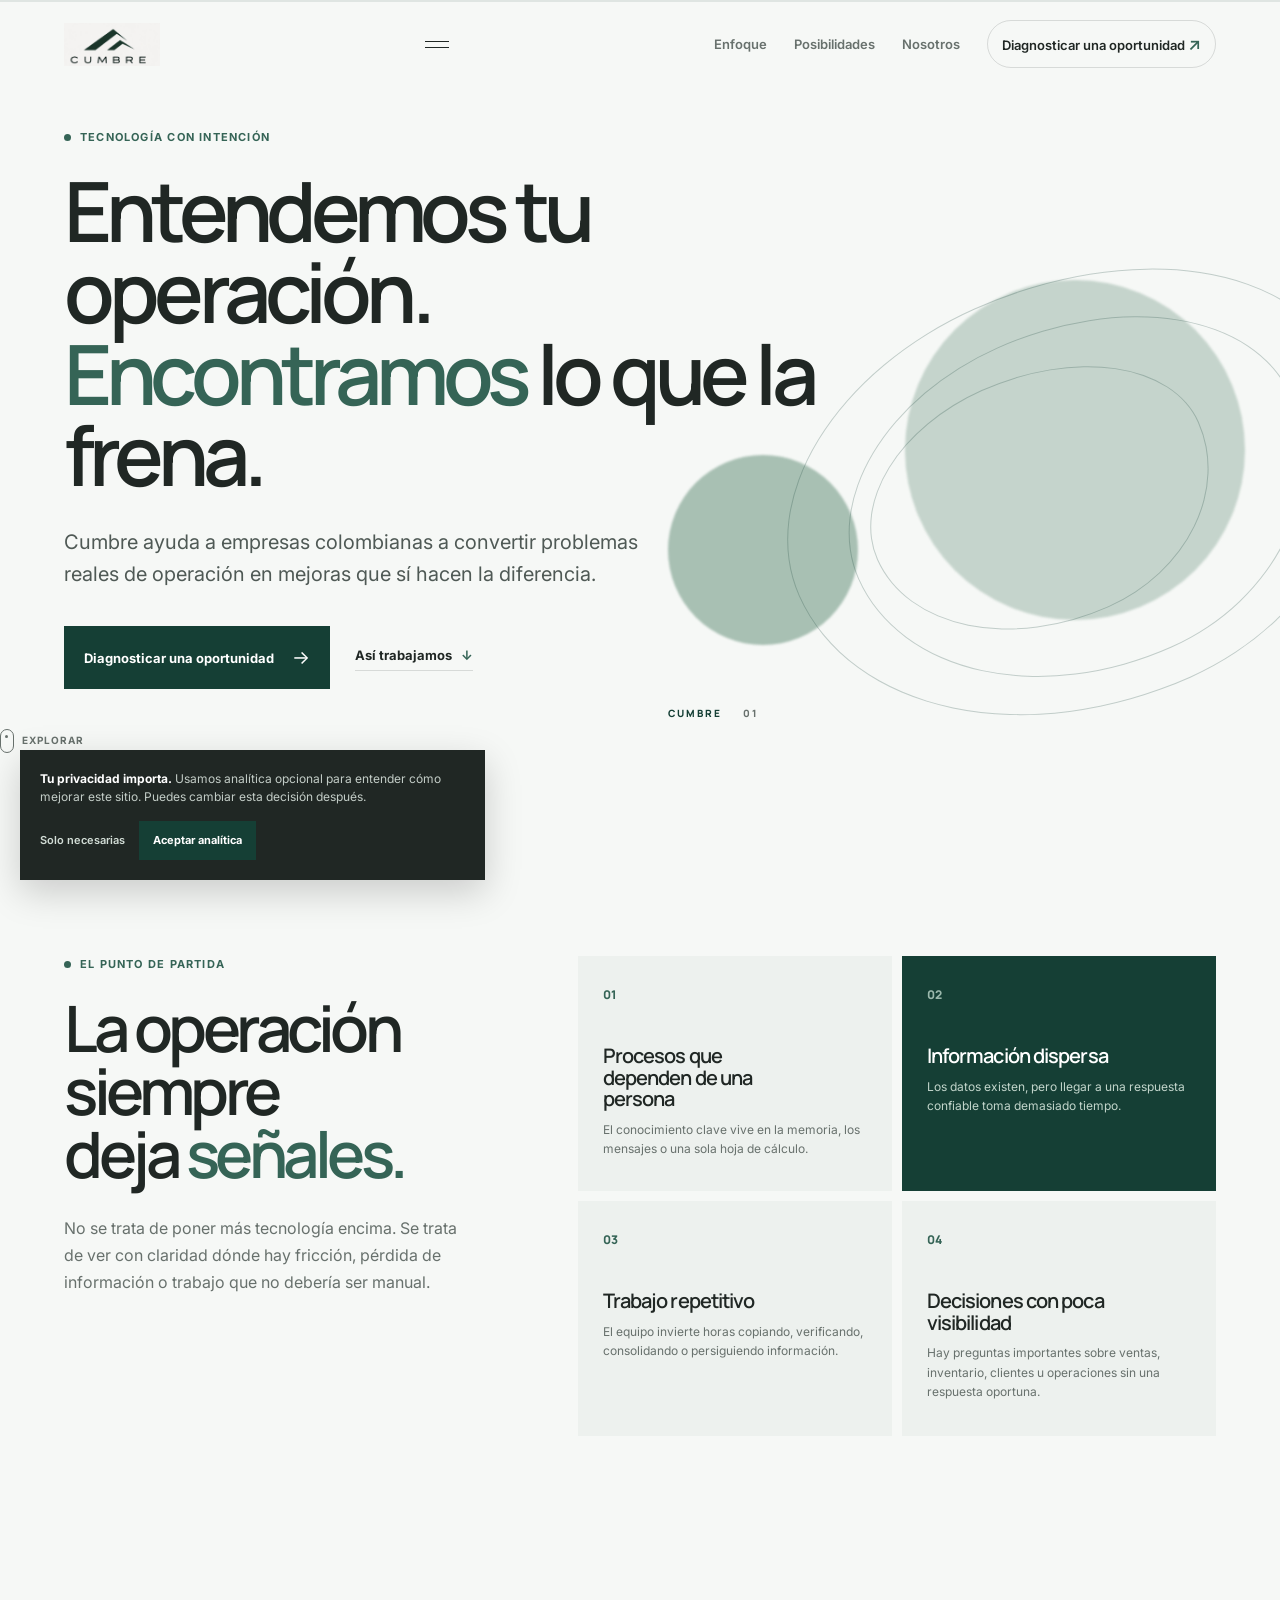
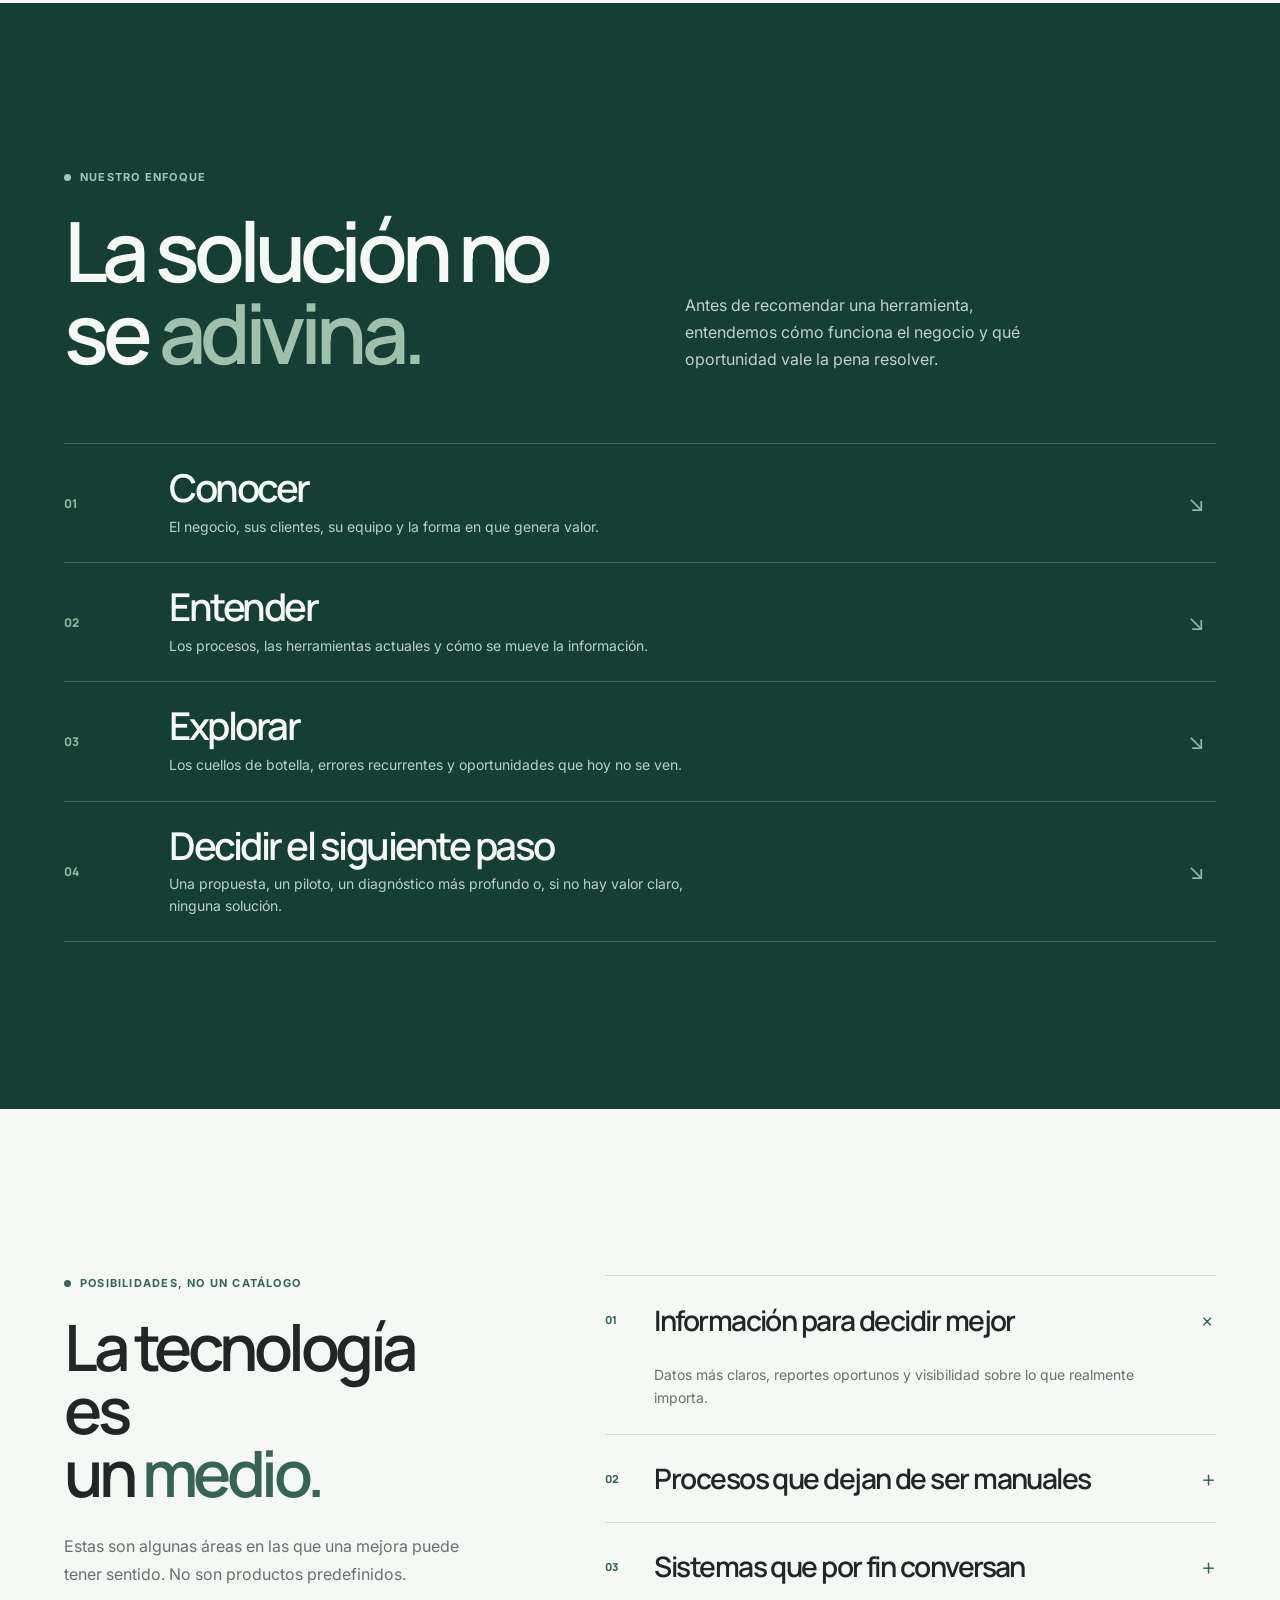
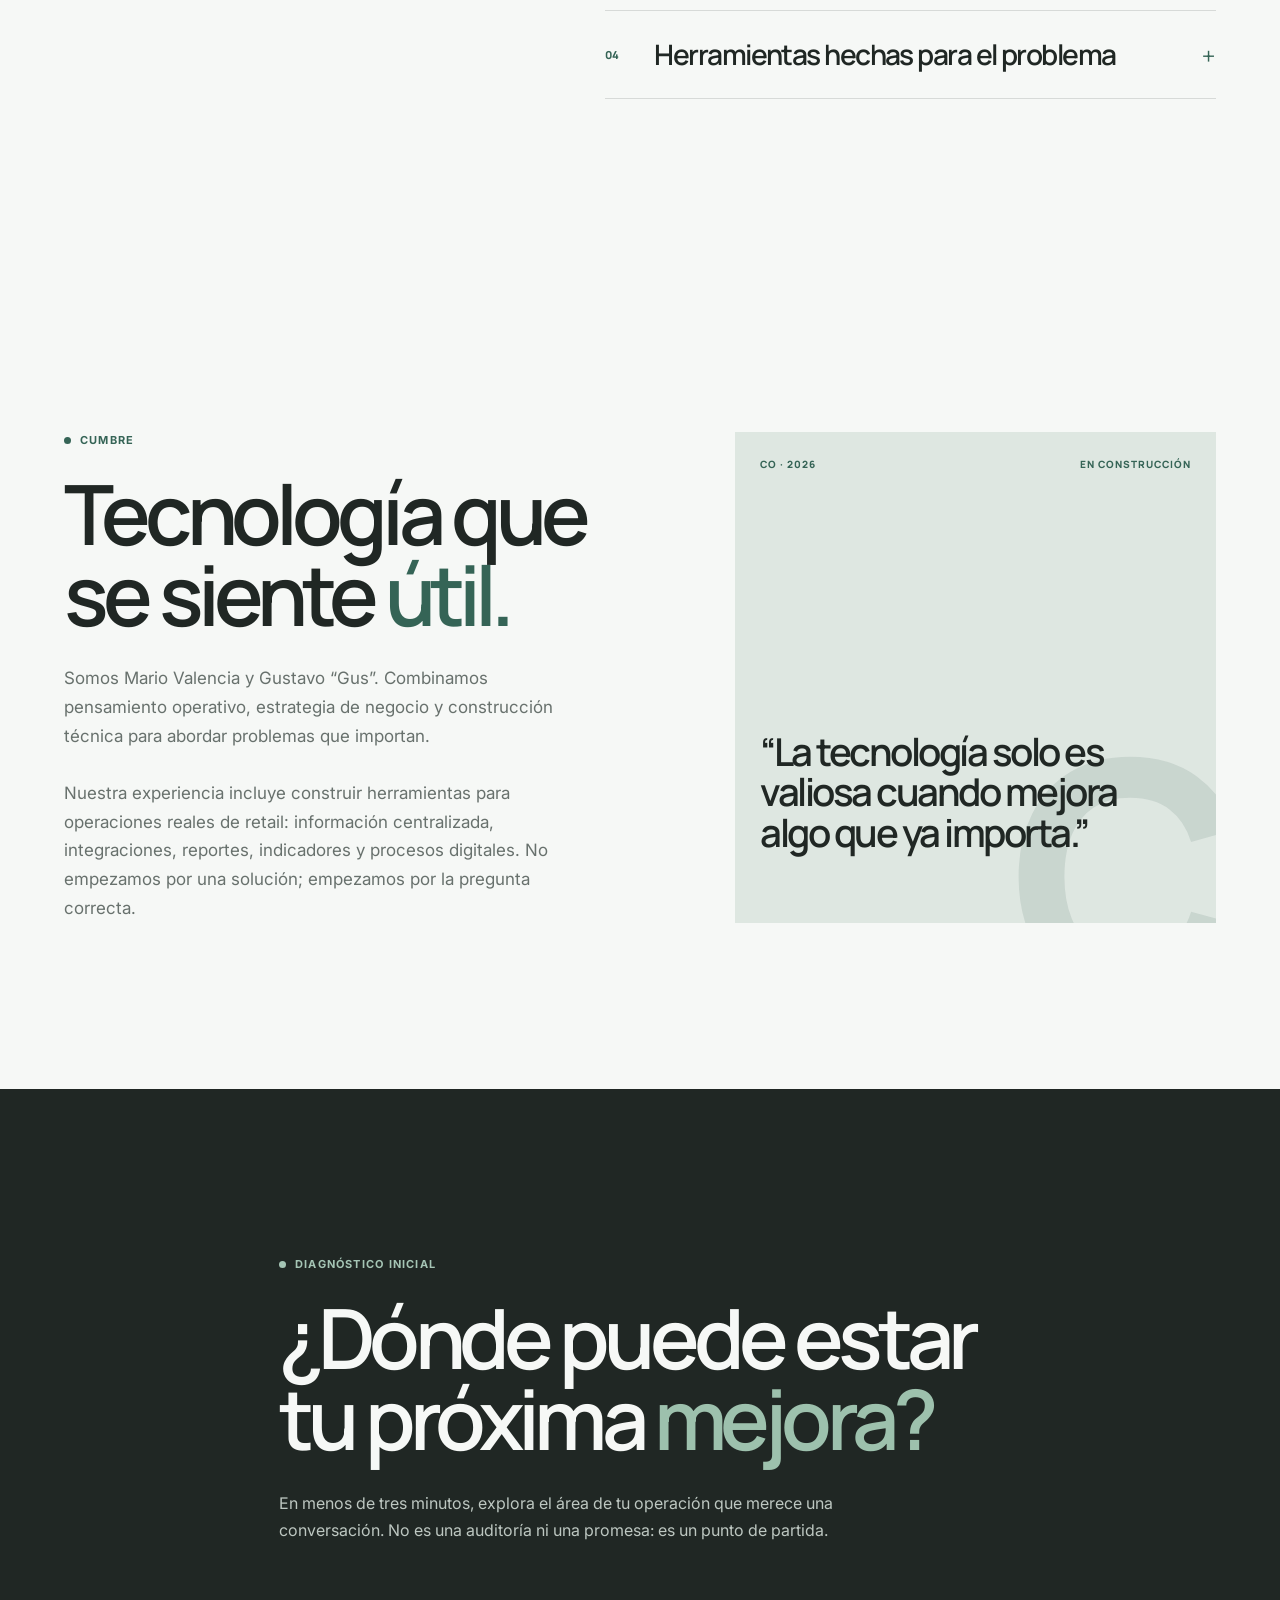
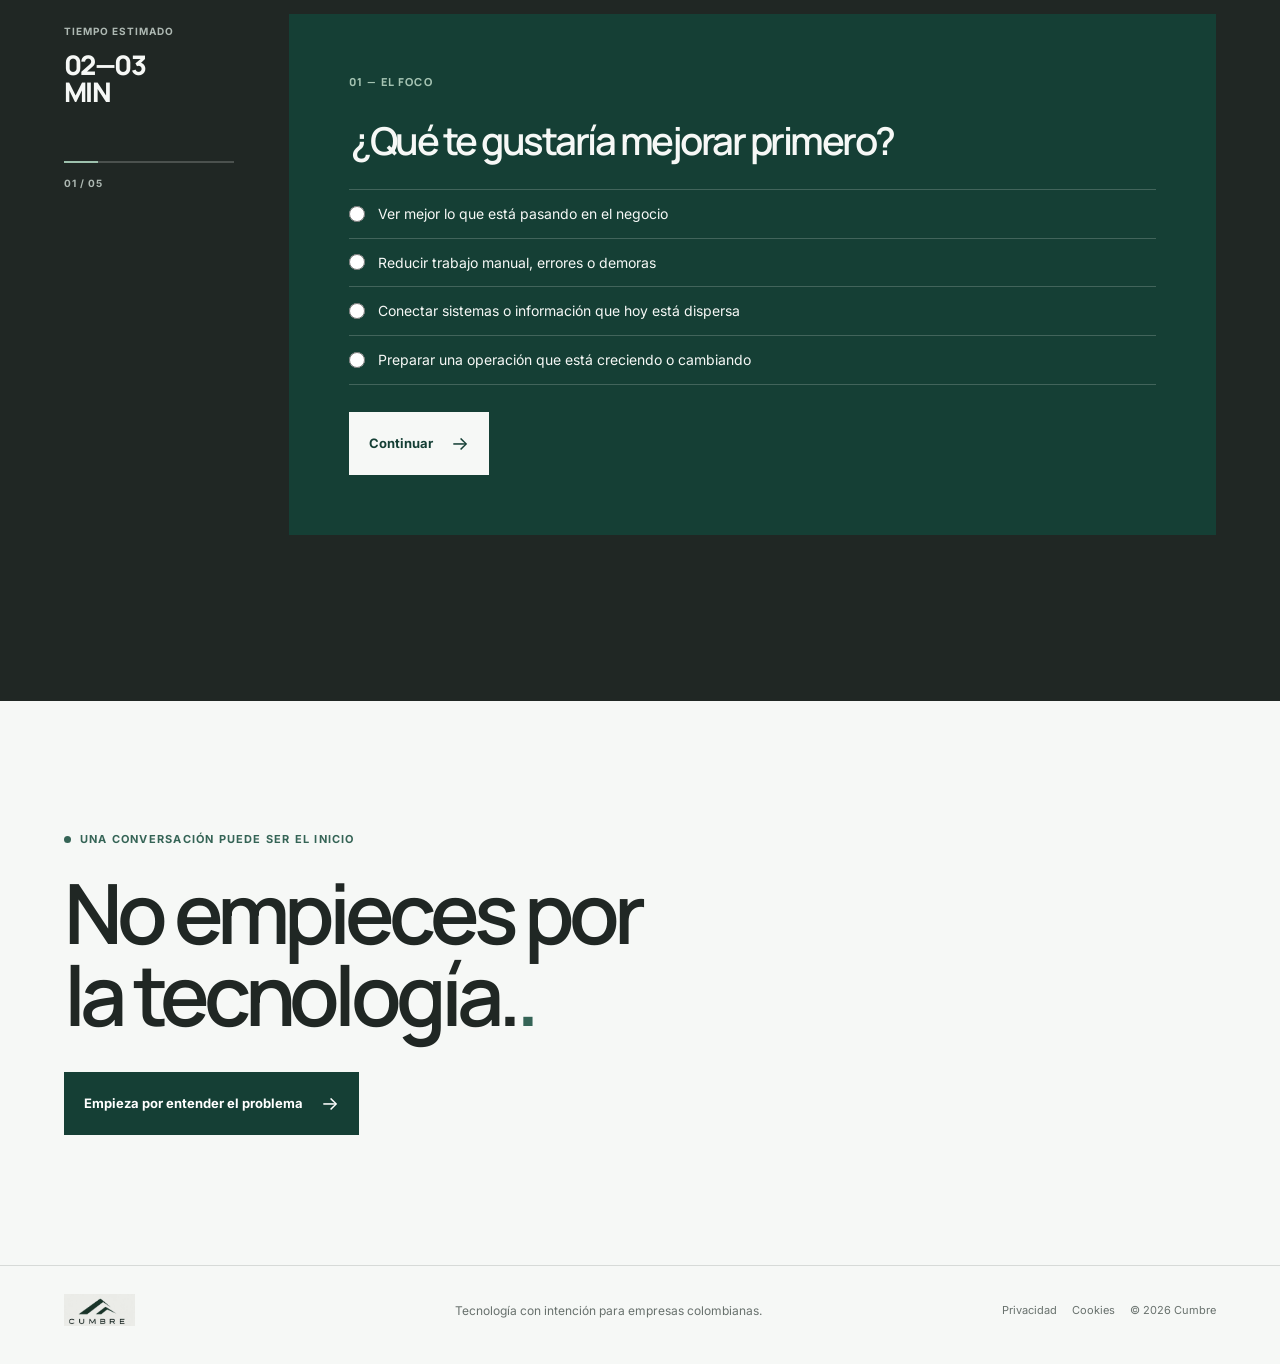
<file: apps/website/index.html>
<!doctype html>
<html lang="es-CO" class="no-js">
<head>
  <meta charset="UTF-8" />
  <meta name="viewport" content="width=device-width, initial-scale=1.0" />
  <meta name="theme-color" content="#153F35" />
  <meta name="description" content="Cumbre ayuda a empresas colombianas a entender su operación, encontrar oportunidades y aplicar tecnología con intención." />
  <meta property="og:title" content="Cumbre — Tecnología con intención" />
  <meta property="og:description" content="Entendemos tu operación antes de proponer tecnología." />
  <meta property="og:type" content="website" />
  <meta name="twitter:card" content="summary" />
  <title>Cumbre — Tecnología con intención</title>
  <link rel="preconnect" href="https://fonts.googleapis.com" />
  <link rel="preconnect" href="https://fonts.gstatic.com" crossorigin />
  <link href="https://fonts.googleapis.com/css2?family=Inter:wght@400;500;600&family=Manrope:wght@500;600;700;800&display=swap" rel="stylesheet" />
  <link rel="stylesheet" href="styles.css" />
  <script type="application/ld+json">{"@context":"https://schema.org","@type":"Organization","name":"Cumbre","description":"Tecnología práctica para empresas colombianas.","areaServed":{"@type":"Country","name":"Colombia"}}</script>
</head>
<body>
  <a class="skip-link" href="#contenido">Saltar al contenido</a>
  <div class="scroll-indicator" aria-hidden="true"><span></span></div>
  <header class="site-header" data-header>
    <a class="brand-logo-link" href="#inicio" aria-label="Cumbre, inicio"><img class="brand-logo" src="../../assets/brand/cumbre-logo-provided.png" alt="Cumbre" /></a>
    <button class="nav-toggle" type="button" aria-expanded="false" aria-controls="main-nav"><span class="sr-only">Abrir menú</span><i></i><i></i></button>
    <nav id="main-nav" class="main-nav" aria-label="Navegación principal">
      <a href="#enfoque">Enfoque</a><a href="#posibilidades">Posibilidades</a><a href="#nosotros">Nosotros</a>
      <a class="nav-cta" href="#diagnostico">Diagnosticar una oportunidad <span aria-hidden="true">↗</span></a>
    </nav>
  </header>
  <main id="contenido">
    <section id="inicio" class="hero section-shell">
      <div class="hero-copy" data-reveal>
        <p class="eyebrow"><span></span>Tecnología con intención</p>
        <h1>Entendemos tu operación.<br /><em>Encontramos</em> lo que la frena.</h1>
        <p class="hero-intro">Cumbre ayuda a empresas colombianas a convertir problemas reales de operación en mejoras que sí hacen la diferencia.</p>
        <div class="hero-actions"><a class="button button-primary" href="#diagnostico">Diagnosticar una oportunidad <span aria-hidden="true">→</span></a><a class="text-link" href="#enfoque">Así trabajamos <span aria-hidden="true">↓</span></a></div>
      </div>
      <div class="hero-art" aria-hidden="true"><div class="orb orb-one"></div><div class="orb orb-two"></div><div class="contour contour-a"></div><div class="contour contour-b"></div><div class="contour contour-c"></div><div class="hero-art-label">CUMBRE <span>01</span></div></div>
      <a class="scroll-cue" href="#senales"><span></span>Explorar</a>
    </section>
    <section id="senales" class="signals section-shell section-pad">
      <div class="section-lead" data-reveal><p class="eyebrow"><span></span>El punto de partida</p><h2>La operación siempre<br />deja <em>señales.</em></h2><p>No se trata de poner más tecnología encima. Se trata de ver con claridad dónde hay fricción, pérdida de información o trabajo que no debería ser manual.</p></div>
      <div class="signal-grid">
        <article class="signal-card" data-reveal><span>01</span><h3>Procesos que dependen de una persona</h3><p>El conocimiento clave vive en la memoria, los mensajes o una sola hoja de cálculo.</p></article>
        <article class="signal-card featured" data-reveal><span>02</span><h3>Información dispersa</h3><p>Los datos existen, pero llegar a una respuesta confiable toma demasiado tiempo.</p></article>
        <article class="signal-card" data-reveal><span>03</span><h3>Trabajo repetitivo</h3><p>El equipo invierte horas copiando, verificando, consolidando o persiguiendo información.</p></article>
        <article class="signal-card" data-reveal><span>04</span><h3>Decisiones con poca visibilidad</h3><p>Hay preguntas importantes sobre ventas, inventario, clientes u operaciones sin una respuesta oportuna.</p></article>
      </div>
    </section>
    <section id="enfoque" class="approach section-pad">
      <div class="section-shell approach-heading" data-reveal><div><p class="eyebrow eyebrow-light"><span></span>Nuestro enfoque</p><h2>La solución no<br />se <em>adivina.</em></h2></div><p>Antes de recomendar una herramienta, entendemos cómo funciona el negocio y qué oportunidad vale la pena resolver.</p></div>
      <div class="approach-steps section-shell">
        <article class="approach-step" data-reveal><span>01</span><div><h3>Conocer</h3><p>El negocio, sus clientes, su equipo y la forma en que genera valor.</p></div><b>↘</b></article>
        <article class="approach-step" data-reveal><span>02</span><div><h3>Entender</h3><p>Los procesos, las herramientas actuales y cómo se mueve la información.</p></div><b>↘</b></article>
        <article class="approach-step" data-reveal><span>03</span><div><h3>Explorar</h3><p>Los cuellos de botella, errores recurrentes y oportunidades que hoy no se ven.</p></div><b>↘</b></article>
        <article class="approach-step" data-reveal><span>04</span><div><h3>Decidir el siguiente paso</h3><p>Una propuesta, un piloto, un diagnóstico más profundo o, si no hay valor claro, ninguna solución.</p></div><b>↘</b></article>
      </div>
    </section>
    <section id="posibilidades" class="possibilities section-shell section-pad">
      <div class="section-lead compact" data-reveal><p class="eyebrow"><span></span>Posibilidades, no un catálogo</p><h2>La tecnología es<br />un <em>medio.</em></h2><p>Estas son algunas áreas en las que una mejora puede tener sentido. No son productos predefinidos.</p></div>
      <div class="capability-list" data-reveal>
        <details open><summary><span>01</span><h3>Información para decidir mejor</h3><i>+</i></summary><p>Datos más claros, reportes oportunos y visibilidad sobre lo que realmente importa.</p></details>
        <details><summary><span>02</span><h3>Procesos que dejan de ser manuales</h3><i>+</i></summary><p>Automatización práctica para reducir trabajo repetitivo, errores y tiempos de respuesta.</p></details>
        <details><summary><span>03</span><h3>Sistemas que por fin conversan</h3><i>+</i></summary><p>Integraciones y flujos de información que eliminan duplicación y desconexión.</p></details>
        <details><summary><span>04</span><h3>Herramientas hechas para el problema</h3><i>+</i></summary><p>Software o inteligencia artificial cuando aportan una ventaja clara y sostenible.</p></details>
      </div>
    </section>
    <section id="nosotros" class="about section-shell section-pad">
      <div class="about-statement" data-reveal><p class="eyebrow"><span></span>Cumbre</p><h2>Tecnología que<br />se siente <em>útil.</em></h2><p>Somos Mario Valencia y Gustavo “Gus”. Combinamos pensamiento operativo, estrategia de negocio y construcción técnica para abordar problemas que importan.</p><p class="small-copy">Nuestra experiencia incluye construir herramientas para operaciones reales de retail: información centralizada, integraciones, reportes, indicadores y procesos digitales. No empezamos por una solución; empezamos por la pregunta correcta.</p></div>
      <div class="about-card" data-reveal><div class="about-card-top"><span>CO · 2026</span><span>EN CONSTRUCCIÓN</span></div><p>“La tecnología solo es valiosa cuando mejora algo que ya importa.”</p><div class="about-mark" aria-hidden="true">C</div></div>
    </section>
    <section id="diagnostico" class="diagnostic section-pad">
      <div class="section-shell diagnostic-intro" data-reveal><p class="eyebrow eyebrow-light"><span></span>Diagnóstico inicial</p><h2>¿Dónde puede estar<br />tu próxima <em>mejora?</em></h2><p>En menos de tres minutos, explora el área de tu operación que merece una conversación. No es una auditoría ni una promesa: es un punto de partida.</p></div>
      <div class="section-shell diagnostic-layout">
        <aside class="diagnostic-aside" data-reveal><p>TIEMPO ESTIMADO</p><strong>02—03<br />MIN</strong><div class="progress-track"><span data-progress></span></div><p data-progress-label>01 / 05</p></aside>
        <form id="diagnostic-form" class="diagnostic-card" novalidate data-reveal>
          <section class="form-step is-active" data-step="1"><p class="step-label">01 — EL FOCO</p><fieldset><legend>¿Qué te gustaría mejorar primero?</legend><label><input type="radio" name="focus" value="datos" /><span>Ver mejor lo que está pasando en el negocio</span></label><label><input type="radio" name="focus" value="procesos" /><span>Reducir trabajo manual, errores o demoras</span></label><label><input type="radio" name="focus" value="sistemas" /><span>Conectar sistemas o información que hoy está dispersa</span></label><label><input type="radio" name="focus" value="crecimiento" /><span>Preparar una operación que está creciendo o cambiando</span></label></fieldset><button type="button" class="button button-light form-next">Continuar <span>→</span></button></section>
          <section class="form-step" data-step="2"><p class="step-label">02 — EL PROCESO</p><fieldset><legend>Hoy, esa situación se resuelve principalmente con…</legend><label><input type="radio" name="process" value="manual" /><span>Mensajes, llamadas, correos o seguimiento manual</span></label><label><input type="radio" name="process" value="sheets" /><span>Hojas de cálculo y archivos compartidos</span></label><label><input type="radio" name="process" value="systems" /><span>Varios sistemas que no están bien conectados</span></label><label><input type="radio" name="process" value="unknown" /><span>No tenemos una forma clara o consistente de hacerlo</span></label></fieldset><div class="form-actions"><button type="button" class="back-button form-back">← Atrás</button><button type="button" class="button button-light form-next">Continuar <span>→</span></button></div></section>
          <section class="form-step" data-step="3"><p class="step-label">03 — EL IMPACTO</p><fieldset><legend>¿Qué consecuencia se siente más?</legend><label><input type="radio" name="impact" value="time" /><span>Se pierden horas del equipo cada semana</span></label><label><input type="radio" name="impact" value="errors" /><span>Hay errores, retrabajo o información poco confiable</span></label><label><input type="radio" name="impact" value="visibility" /><span>Las decisiones se toman con poca visibilidad</span></label><label><input type="radio" name="impact" value="customers" /><span>Se afecta la experiencia del cliente o una oportunidad de venta</span></label></fieldset><div class="form-actions"><button type="button" class="back-button form-back">← Atrás</button><button type="button" class="button button-light form-next">Continuar <span>→</span></button></div></section>
          <section class="form-step" data-step="4"><p class="step-label">04 — EL MOMENTO</p><fieldset><legend>¿Qué tan prioritario es resolverlo?</legend><label><input type="radio" name="urgency" value="now" /><span>Es una prioridad para los próximos tres meses</span></label><label><input type="radio" name="urgency" value="soon" /><span>Queremos explorarlo durante este año</span></label><label><input type="radio" name="urgency" value="later" /><span>Estamos entendiendo el problema por ahora</span></label></fieldset><div class="form-actions"><button type="button" class="back-button form-back">← Atrás</button><button type="button" class="button button-light form-next">Ver mi punto de partida <span>→</span></button></div></section>
          <section class="form-step result-step" data-step="5" aria-live="polite"><p class="step-label">05 — TU PUNTO DE PARTIDA</p><p class="result-kicker">La conversación podría comenzar por</p><h3 data-result-title>entender la oportunidad</h3><p data-result-copy>Un diagnóstico breve puede ayudar a mapear el proceso actual, validar el impacto y decidir si vale la pena intervenir.</p><div class="contact-fields"><label>Tu nombre<input name="name" autocomplete="name" placeholder="Nombre y apellido" /></label><label>Empresa<input name="company" autocomplete="organization" placeholder="Nombre de la empresa" /></label><label>Correo de trabajo<input name="email" type="email" autocomplete="email" placeholder="nombre@empresa.com" /></label><label class="consent"><input name="consent" type="checkbox" /><span>Autorizo a Cumbre a contactarme sobre este diagnóstico. Consulta la <a href="privacy.html">política de privacidad</a>.</span></label></div><p class="form-error" data-form-error role="alert"></p><div class="form-actions"><button type="button" class="back-button form-back">← Ajustar respuestas</button><button class="button button-light" type="submit">Quiero conversar <span>→</span></button></div></section>
          <section class="form-step submitted-step" data-step="submitted" aria-live="polite"><p class="step-label">LISTO</p><h3>Gracias por compartirnos el contexto.</h3><p data-submit-message>Tu resumen está preparado.</p><div class="contact-actions" data-contact-actions hidden></div><a class="button button-light" href="#inicio">Volver al inicio <span>↑</span></a></section>
        </form>
      </div>
    </section>
    <section class="closing section-shell section-pad" data-reveal><p class="eyebrow"><span></span>Una conversación puede ser el inicio</p><h2>No empieces por<br />la tecnología.</h2><a class="button button-primary" href="#diagnostico">Empieza por entender el problema <span>→</span></a></section>
  </main>
  <footer class="site-footer section-shell"><a class="brand-logo-link" href="#inicio"><img class="brand-logo" src="../../assets/brand/cumbre-logo-provided.png" alt="Cumbre" /></a><p>Tecnología con intención para empresas colombianas.</p><div><a href="privacy.html">Privacidad</a><button type="button" class="footer-button" data-cookie-settings>Cookies</button><span>© <span data-year></span> Cumbre</span></div></footer>
  <aside class="cookie-banner" data-cookie-banner aria-label="Preferencias de cookies" hidden><p><strong>Tu privacidad importa.</strong> Usamos analítica opcional para entender cómo mejorar este sitio. Puedes cambiar esta decisión después.</p><div><button type="button" class="cookie-minimal" data-cookie-reject>Solo necesarias</button><button type="button" class="button button-primary cookie-accept" data-cookie-accept>Aceptar analítica</button></div></aside>
  <script src="site.config.js"></script><script src="app.js"></script>
</body></html>
</file>
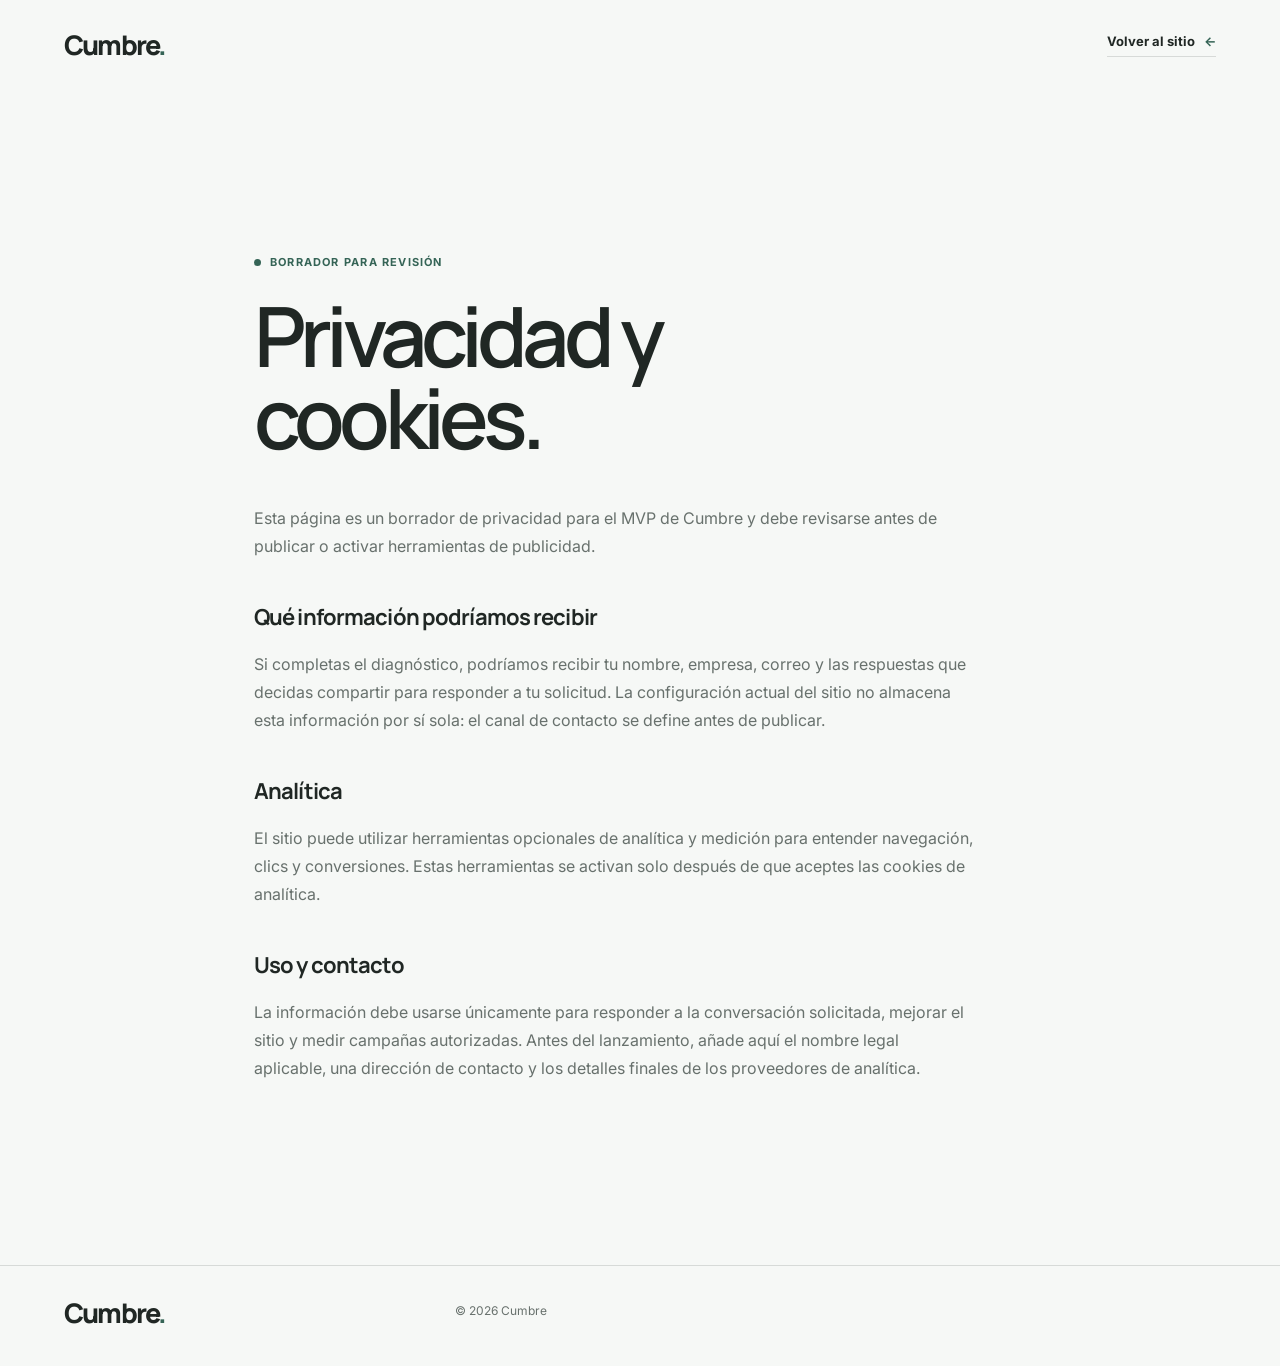
<file: apps/website/privacy.html>
<!doctype html><html lang="es-CO"><head><meta charset="UTF-8" /><meta name="viewport" content="width=device-width, initial-scale=1.0" /><meta name="robots" content="noindex" /><title>Privacidad — Cumbre</title><link rel="preconnect" href="https://fonts.googleapis.com" /><link rel="preconnect" href="https://fonts.gstatic.com" crossorigin /><link href="https://fonts.googleapis.com/css2?family=Inter:wght@400;500;600&family=Manrope:wght@600;700;800&display=swap" rel="stylesheet" /><link rel="stylesheet" href="styles.css" /></head><body><header class="site-header plain-header"><a class="wordmark" href="index.html">Cumbre<span>.</span></a><a class="text-link" href="index.html">Volver al sitio <span>←</span></a></header><main class="privacy section-shell section-pad"><p class="eyebrow"><span></span>Borrador para revisión</p><h1>Privacidad y<br />cookies.</h1><div><p>Esta página es un borrador de privacidad para el MVP de Cumbre y debe revisarse antes de publicar o activar herramientas de publicidad.</p><h2>Qué información podríamos recibir</h2><p>Si completas el diagnóstico, podríamos recibir tu nombre, empresa, correo y las respuestas que decidas compartir para responder a tu solicitud. La configuración actual del sitio no almacena esta información por sí sola: el canal de contacto se define antes de publicar.</p><h2>Analítica</h2><p>El sitio puede utilizar herramientas opcionales de analítica y medición para entender navegación, clics y conversiones. Estas herramientas se activan solo después de que aceptes las cookies de analítica.</p><h2>Uso y contacto</h2><p>La información debe usarse únicamente para responder a la conversación solicitada, mejorar el sitio y medir campañas autorizadas. Antes del lanzamiento, añade aquí el nombre legal aplicable, una dirección de contacto y los detalles finales de los proveedores de analítica.</p></div></main><footer class="site-footer section-shell"><a class="wordmark" href="index.html">Cumbre<span>.</span></a><p>© <span data-year></span> Cumbre</p></footer><script>document.querySelector('[data-year]').textContent=new Date().getFullYear()</script></body></html>
</file>
<file: apps/website/styles.css>
:root{
--ice:#f6f8f6;
--charcoal:#202724;
--forest:#153f35;
--muted:#356456;
--granite:#68716d;
--sage:#dee7e1;
--line:rgba(32,39,36,.14);
--display:"Manrope",Arial,sans-serif;
--body:"Inter",Arial,sans-serif;
--ease:cubic-bezier(.22,1,.36,1)}
*{
box-sizing:border-box}
html{
scroll-behavior:smooth}
body{
margin:0;
background:var(--ice);
color:var(--charcoal);
font:16px/1.55 var(--body)}
a{
color:inherit;
text-decoration:none}
button,input{
font:inherit}
.sr-only{
position:absolute;
width:1px;
height:1px;
margin:-1px;
overflow:hidden;
clip:rect(0,0,0,0)}
.skip-link{
background:var(--forest);
color:#fff;
left:12px;
padding:10px 14px;
position:absolute;
top:-60px;
z-index:100}
.skip-link:focus{
top:12px}
.section-shell{
margin:auto;
max-width:1280px;
padding-left:clamp(24px,5vw,72px);
padding-right:clamp(24px,5vw,72px)}
.section-pad{
padding-bottom:clamp(90px,13vw,180px);
padding-top:clamp(90px,13vw,180px)}
.site-header{
align-items:center;
display:flex;
height:88px;
justify-content:space-between;
left:0;
padding:0 clamp(24px,5vw,72px);
position:absolute;
right:0;
top:0;
z-index:10}
.plain-header{
position:relative}
.wordmark{
font:800 27px var(--display);
letter-spacing:-1.8px}
.wordmark span{
color:var(--muted)}
.brand-logo-link{align-items:center;display:inline-flex}.brand-logo{display:block;height:43px;mix-blend-mode:multiply;width:auto}.site-footer .brand-logo{height:32px}.contact-actions{display:flex;flex-wrap:wrap;gap:12px;margin:18px 0 8px}.contact-actions .button{margin-top:0}
.main-nav{
align-items:center;
display:flex;
gap:27px}
.main-nav>a{
color:var(--granite);
font-size:13px;
font-weight:600}
.main-nav>a:hover{
color:var(--charcoal)}
.main-nav .nav-cta{
border:1px solid var(--line);
border-radius:99px;
color:var(--charcoal);
padding:10px 14px}
.nav-cta span{
color:var(--muted);
font-size:17px}
.nav-toggle{
background:transparent;
border:0;
cursor:pointer;
padding:8px}
.nav-toggle i{
background:var(--charcoal);
display:block;
height:1px;
margin:5px 0;
width:24px}
.no-js .nav-toggle{
display:none}
.scroll-indicator{
background:rgba(21,63,53,.1);
height:2px;
left:0;
position:fixed;
right:0;
top:0;
z-index:50}
.scroll-indicator span{
background:var(--forest);
display:block;
height:100%;
transform-origin:left;
width:0}

.hero{
align-items:center;
display:grid;
min-height:790px;
padding-bottom:100px;
padding-top:128px;
position:relative}
.hero-copy{
max-width:770px;
position:relative;
z-index:2}
.eyebrow{
align-items:center;
color:var(--muted);
display:flex;
font-size:11px;
font-weight:700;
gap:9px;
letter-spacing:.11em;
margin:0 0 24px;
text-transform:uppercase}
.eyebrow span{
background:currentColor;
border-radius:50%;
height:7px;
width:7px}
.hero h1,.section-lead h2,.approach h2,.about h2,.diagnostic h2,.closing h2,.privacy h1{
font:600 clamp(42px,6.5vw,91px)/.98 var(--display);
letter-spacing:-.07em;
margin:0}
.hero h1 em,h2 em{
color:var(--muted);
font-style:normal}
.hero-intro{
color:#4f5955;
font-size:clamp(16px,1.6vw,20px);
line-height:1.6;
margin:30px 0 36px;
max-width:595px}
.hero-actions{
align-items:center;
display:flex;
flex-wrap:wrap;
gap:25px}
.button{
align-items:center;
border:0;
cursor:pointer;
display:inline-flex;
font-size:13px;
font-weight:700;
gap:18px;
justify-content:center;
padding:17px 20px;
transition:.2s}
.button:hover{
transform:translateY(-2px)}
.button-primary{
background:var(--forest);
color:#fff}
.button-primary:hover{
background:#0d3028}
.button-light{
background:var(--ice);
color:var(--forest)}
.button span{
font-size:19px;
font-weight:400}
.text-link{
border-bottom:1px solid var(--line);
font-size:13px;
font-weight:700;
padding-bottom:5px}
.text-link span{
color:var(--muted);
margin-left:6px}
.hero-art{
bottom:45px;
height:500px;
overflow:hidden;
pointer-events:none;
position:absolute;
right:0;
width:min(55vw,730px)}
.orb{
border-radius:50%;
filter:blur(1px);
position:absolute}
.orb-one{
background:#c5d4cc;
height:340px;
right:5%;
top:35px;
width:340px}
.orb-two{
background:#a8c0b3;
height:190px;
left:13%;
top:210px;
width:190px}
.contour{
border:1px solid rgba(21,63,53,.23);
border-radius:47% 53% 45% 55%/45% 47% 53% 55%;
position:absolute;
transform:rotate(-24deg)}
.contour-a{
height:425px;
right:-13%;
top:38px;
width:590px}
.contour-b{
height:345px;
right:-5%;
top:82px;
width:470px}
.contour-c{
height:250px;
right:9%;
top:130px;
width:350px}
.hero-art-label{
bottom:25px;
color:var(--forest);
font:800 10px var(--display);
left:13%;
letter-spacing:.2em;
position:absolute}
.hero-art-label span{
color:var(--granite);
margin-left:17px}
.scroll-cue{
align-items:center;
bottom:37px;
color:var(--granite);
display:flex;
font-size:10px;
font-weight:700;
gap:8px;
letter-spacing:.1em;
position:absolute;
text-transform:uppercase}
.scroll-cue span{
border:1px solid var(--granite);
border-radius:99px;
height:24px;
position:relative;
width:14px}
.scroll-cue span:after{
background:var(--granite);
border-radius:50%;
content:"";
height:3px;
left:4px;
position:absolute;
top:5px;
width:3px}

.signals{
display:grid;
gap:70px;
grid-template-columns:minmax(260px,.82fr) minmax(450px,1.18fr)}
.section-lead h2{
font-size:clamp(40px,5vw,70px)}
.section-lead>p:last-child{
color:var(--granite);
font-size:16px;
line-height:1.7;
margin:29px 0 0;
max-width:400px}
.signal-grid{
display:grid;
gap:10px;
grid-template-columns:1fr 1fr}
.signal-card{
background:#edf1ee;
min-height:235px;
padding:25px;
transition:transform .3s var(--ease)}
.signal-card:hover{
transform:translateY(-5px)}
.signal-card.featured{
background:var(--forest);
color:#fff}
.signal-card>span{
color:var(--muted);
font:800 12px var(--display)}
.signal-card.featured>span{
color:#9bb8ac}
.signal-card h3{
font:600 20px/1.08 var(--display);
letter-spacing:-.045em;
margin:39px 0 10px;
max-width:200px}
.signal-card p{
color:var(--granite);
font-size:12px;
line-height:1.6;
margin:0;
max-width:265px}
.signal-card.featured p{
color:#c2d5cb}

.approach{
background:var(--forest);
color:var(--ice)}
.eyebrow-light{
color:#a5c5b5}
.approach-heading{
display:grid;
gap:30px;
grid-template-columns:1fr .9fr}
.approach-heading>p{
align-self:end;
color:#c1d2c9;
line-height:1.7;
margin:0;
max-width:380px}
.approach h2 em,.diagnostic h2 em{
color:#9dc1ad}
.approach-steps{
margin-top:70px}
.approach-step{
align-items:center;
border-top:1px solid rgba(246,248,246,.2);
display:grid;
gap:25px;
grid-template-columns:80px 1fr 28px;
padding:25px 0}
.approach-step:last-child{
border-bottom:1px solid rgba(246,248,246,.2)}
.approach-step>span{
color:#91b5a0;
font:800 12px var(--display)}
.approach-step h3{
font:600 clamp(28px,3vw,43px)/1 var(--display);
letter-spacing:-.065em;
margin:0}
.approach-step p{
color:#bad1c5;
font-size:14px;
margin:8px 0 0;
max-width:515px}
.approach-step b{
color:#91b5a0;
font-size:22px;
font-weight:400;
transition:transform .35s var(--ease)}
.approach-step:hover b{
transform:translate(5px,5px)}

.possibilities{
display:grid;
gap:90px;
grid-template-columns:.85fr 1.15fr}
.section-lead.compact{
max-width:420px}
.capability-list{
border-top:1px solid var(--line)}
.capability-list details{
border-bottom:1px solid var(--line)}
.capability-list summary{
align-items:center;
cursor:pointer;
display:grid;
grid-template-columns:49px 1fr 18px;
list-style:none;
padding:25px 0}
.capability-list summary::-webkit-details-marker{
display:none}
.capability-list summary>span{
color:var(--muted);
font:800 11px var(--display)}
.capability-list h3{
font:600 clamp(20px,2.2vw,29px)/1.08 var(--display);
letter-spacing:-.055em;
margin:0}
.capability-list i{
color:var(--muted);
font-size:24px;
font-style:normal;
font-weight:300;
text-align:right}
.capability-list details[open] i{
transform:rotate(45deg)}
.capability-list details>p{
color:var(--granite);
font-size:14px;
line-height:1.65;
margin:0 35px 24px 49px;
max-width:550px}

.about{
display:grid;
gap:70px;
grid-template-columns:1fr .8fr}
.about-statement{
max-width:650px}
.about-statement>p:not(.eyebrow){
color:var(--granite);
font-size:17px;
line-height:1.7;
margin:28px 0 0;
max-width:530px}
.about-statement .small-copy{
font-size:13px;
margin-top:18px;
max-width:550px}
.about-card{
background:var(--sage);
display:flex;
flex-direction:column;
justify-content:space-between;
min-height:430px;
overflow:hidden;
padding:25px;
position:relative}
.about-card-top{
color:var(--muted);
display:flex;
font:800 10px var(--display);
justify-content:space-between;
letter-spacing:.1em}
.about-card>p{
font:600 clamp(25px,3vw,41px)/1.05 var(--display);
letter-spacing:-.065em;
margin:45px 0;
max-width:410px;
position:relative;
z-index:1}
.about-mark{
bottom:-107px;
color:rgba(21,63,53,.1);
font:800 320px/1 var(--display);
position:absolute;
right:-32px}

.diagnostic{
background:var(--charcoal);
color:var(--ice)}
.diagnostic-intro{
max-width:850px}
.diagnostic-intro>p:last-child{
color:#bdc7c1;
font-size:16px;
line-height:1.7;
margin:30px 0 0;
max-width:560px}
.diagnostic-layout{
display:grid;
gap:55px;
grid-template-columns:170px 1fr;
margin-top:70px}
.diagnostic-aside{
color:#aeb9b3;
font-size:10px;
font-weight:700;
letter-spacing:.1em;
padding-top:10px}
.diagnostic-aside p{
margin:0 0 12px}
.diagnostic-aside strong{
color:var(--ice);
font:800 27px/.95 var(--display);
letter-spacing:-.06em}
.progress-track{
background:rgba(246,248,246,.2);
height:2px;
margin:54px 0 13px;
width:100%}
.progress-track span{
background:#9dc1ad;
display:block;
height:100%;
transition:width .35s var(--ease);
width:20%}
.diagnostic-card{
background:var(--forest);
min-height:480px;
padding:clamp(28px,5vw,60px);
position:relative}
.form-step{
display:none}
.form-step.is-active{
animation:form-in .35s var(--ease);
display:block}
@keyframes form-in{
from{
opacity:0;
transform:translateX(13px)}
to{
opacity:1;
transform:none}
}
.step-label{
color:#a4c3b2;
font:800 11px var(--display);
letter-spacing:.12em;
margin:0 0 31px}
.diagnostic-card fieldset{
border:0;
margin:0;
padding:0}
.diagnostic-card legend{
font:600 clamp(25px,3vw,42px)/1.08 var(--display);
letter-spacing:-.065em;
margin-bottom:27px;
max-width:720px}
.diagnostic-card fieldset label{
align-items:center;
border-top:1px solid rgba(246,248,246,.2);
cursor:pointer;
display:flex;
font-size:14px;
gap:13px;
padding:13px 0}
.diagnostic-card fieldset label:last-child{
border-bottom:1px solid rgba(246,248,246,.2)}
.diagnostic-card input[type=radio]{
accent-color:#a4c3b2;
height:16px;
margin:0;
width:16px}
.diagnostic-card .button{
margin-top:27px}
.form-actions{
align-items:center;
display:flex;
justify-content:space-between;
margin-top:27px}
.form-actions .button{
margin-top:0}
.back-button{
background:transparent;
border:0;
color:#c2d6ca;
cursor:pointer;
font-size:13px;
font-weight:600;
padding:9px 0}
.result-kicker{
color:#bdd0c4;
font-size:14px;
margin:0 0 6px}
.result-step h3,.submitted-step h3{
font:600 clamp(30px,4vw,52px)/1.02 var(--display);
letter-spacing:-.065em;
margin:0;
max-width:700px}
.result-step>p:not(.step-label):not(.result-kicker),.submitted-step>p:not(.step-label){
color:#c1d2c8;
font-size:14px;
line-height:1.65;
margin:18px 0 27px;
max-width:610px}
.contact-fields{
display:grid;
gap:12px;
grid-template-columns:1fr 1fr}
.contact-fields label{
color:#b7cabc;
font-size:11px;
font-weight:700}
.contact-fields input:not([type=checkbox]){
background:transparent;
border:0;
border-bottom:1px solid rgba(246,248,246,.3);
border-radius:0;
color:#fff;
display:block;
font-size:14px;
margin-top:5px;
outline:0;
padding:8px 0;
width:100%}
.contact-fields input::placeholder{
color:#9dafa5}
.contact-fields label:nth-child(3),.contact-fields .consent{
grid-column:1 / -1}
.contact-fields .consent{
align-items:flex-start;
display:flex;
font-size:11px;
font-weight:400;
gap:9px;
line-height:1.5;
margin-top:8px}
.consent input{
accent-color:#a4c3b2;
margin:3px 0 0}
.consent a{
text-decoration:underline}
.form-error{
color:#f6c4b7;
font-size:12px;
margin:16px 0 0;
min-height:18px}
.submitted-step{
padding-top:45px}
.submitted-step .button{
margin-top:15px}

.closing{
padding-bottom:130px;
padding-top:130px}
.closing h2{
margin:0 0 36px}
.closing h2:after{
color:var(--muted);
content:"."}
.site-footer{
align-items:flex-start;
border-top:1px solid var(--line);
display:grid;
gap:20px;
grid-template-columns:1fr 1fr 1fr;
padding-bottom:35px;
padding-top:28px}
.site-footer>p{
color:var(--granite);
font-size:12px;
margin:8px 0}
.site-footer>div{
align-items:center;
color:var(--granite);
display:flex;
font-size:11px;
gap:15px;
justify-content:flex-end;
padding-top:8px}
.footer-button{
background:none;
border:0;
color:inherit;
cursor:pointer;
font-size:inherit;
padding:0}
.footer-button:hover,.site-footer a:hover{
text-decoration:underline}
.cookie-banner{
background:var(--charcoal);
bottom:20px;
box-shadow:0 12px 35px rgba(0,0,0,.18);
color:var(--ice);
left:20px;
max-width:465px;
padding:20px;
position:fixed;
z-index:40}
.cookie-banner[hidden]{
display:none}
.cookie-banner p{
color:#c3cdc7;
font-size:12px;
line-height:1.55;
margin:0}
.cookie-banner strong{
color:#fff}
.cookie-banner>div{
align-items:center;
display:flex;
gap:14px;
margin-top:14px}
.cookie-banner .button{
font-size:11px;
padding:11px 14px}
.cookie-minimal{
background:transparent;
border:0;
color:#d2ddd6;
cursor:pointer;
font-size:11px;
font-weight:600;
padding:7px 0}
.privacy{
max-width:900px}
.privacy>div{
color:var(--granite);
font-size:16px;
line-height:1.75;
margin-top:45px;
max-width:720px}
.privacy h2{
color:var(--charcoal);
font:700 22px var(--display);
letter-spacing:-.04em;
margin-top:42px}

[data-reveal]{
opacity:0;
transform:translateY(22px);
transition:opacity .7s var(--ease),transform .7s var(--ease)}
[data-reveal].is-visible{
opacity:1;
transform:none}
@media(prefers-reduced-motion:reduce){
html{
scroll-behavior:auto}
*,*:before,*:after{
animation-duration:.01ms!important;
scroll-behavior:auto!important;
transition-duration:.01ms!important}
}

@media(max-width:800px){
.site-header{
height:74px}
.main-nav{
background:var(--ice);
box-shadow:0 15px 24px rgba(32,39,36,.08);
display:none;
left:0;
padding:22px 24px;
position:absolute;
right:0;
top:74px}
.main-nav.is-open{
align-items:flex-start;
display:flex;
flex-direction:column}
.nav-toggle{
display:block}
.hero{
min-height:730px}
.hero-art{
height:390px;
opacity:.62;
right:-105px;
width:650px}
.hero-copy{
padding-bottom:175px}
.scroll-cue{
bottom:28px}
.signals,.possibilities,.about{
gap:50px;
grid-template-columns:1fr}
.approach-heading{
display:block}
.approach-heading>p{
margin-top:27px}
.diagnostic-layout{
gap:28px;
grid-template-columns:1fr}
.diagnostic-aside{
align-items:center;
display:grid;
grid-template-columns:1.2fr .6fr 1fr 60px;
gap:12px;
padding:0}
.diagnostic-aside p{
margin:0}
.diagnostic-aside p:last-child{
text-align:right}
.diagnostic-aside strong{
font-size:21px}
.progress-track{
margin:0}
.site-footer{
grid-template-columns:1fr 1fr}
.site-footer>p{
grid-column:1/-1;
grid-row:2}
.site-footer>div{
justify-content:flex-end}
.about-card{
min-height:340px}
.about-card>p{
font-size:30px}
.signal-grid{
gap:8px}
.diagnostic-card{
min-height:500px}
}
@media(max-width:520px){
.main-nav .nav-cta{
width:100%}
.hero h1{
font-size:45px}
.hero-copy{
padding-bottom:130px}
.hero-art{
bottom:45px;
height:340px;
right:-150px}
.signal-grid{
grid-template-columns:1fr}
.signal-card{
min-height:195px}
.signal-card h3{
margin-top:28px}
.approach-step{
grid-template-columns:39px 1fr 15px}
.approach-step p{
font-size:13px}
.diagnostic-card{
padding:27px 22px}
.diagnostic-card legend{
font-size:28px}
.diagnostic-card fieldset label{
font-size:13px}
.contact-fields{
grid-template-columns:1fr}
.contact-fields label:nth-child(3){
grid-column:auto}
.form-actions{
align-items:flex-start;
flex-direction:column;
gap:13px}
.form-actions .button{
width:100%}
.result-step .form-actions{
flex-direction:column-reverse}
.site-footer{
grid-template-columns:1fr}
.site-footer>p{
grid-column:auto;
grid-row:auto}
.site-footer>div{
justify-content:flex-start;
padding-top:0}
.cookie-banner{
bottom:0;
left:0;
max-width:none;
width:100%}
}
</file>
